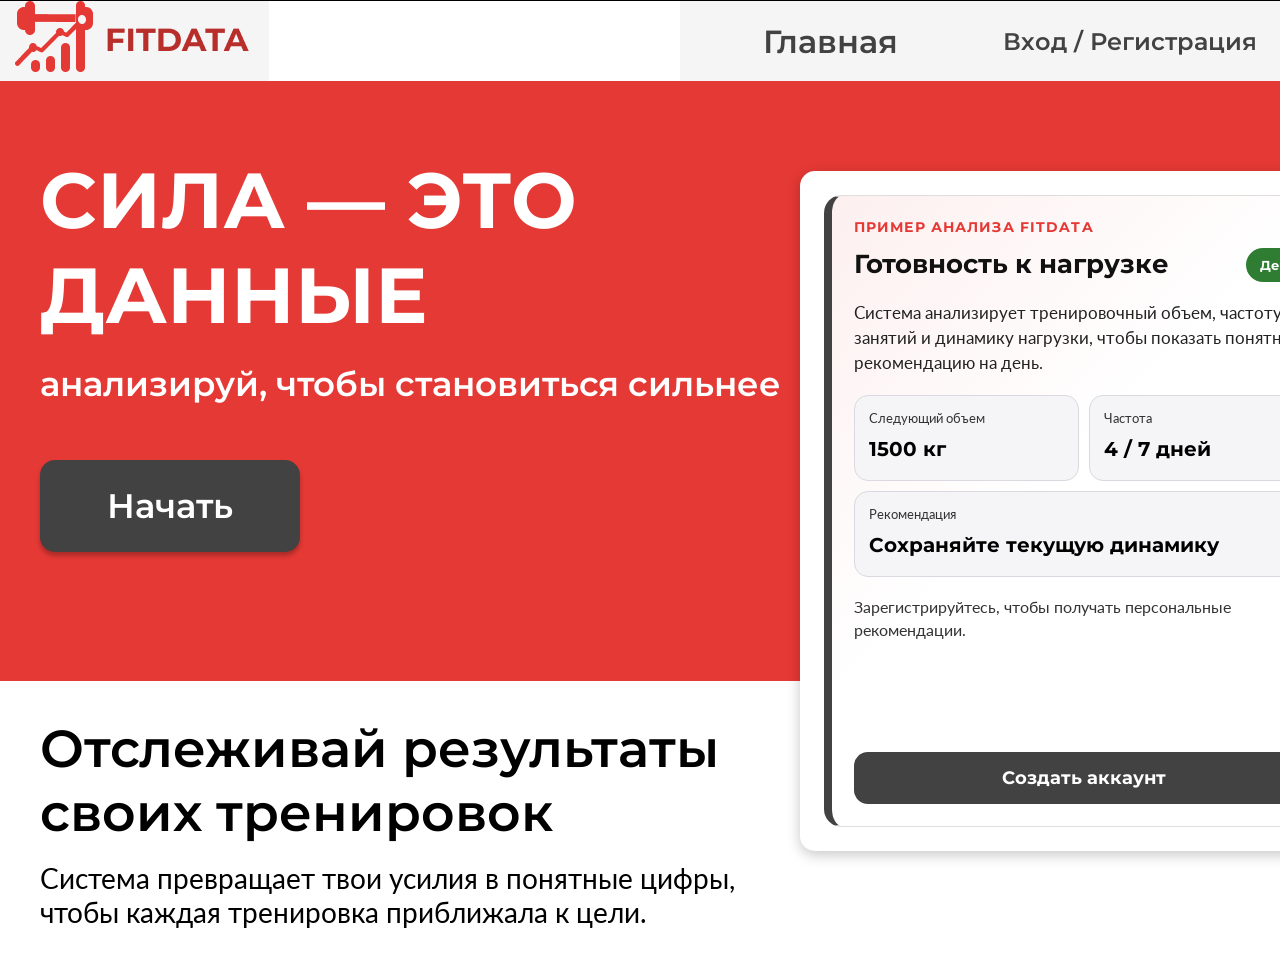
<file: index.html>
<!DOCTYPE html>
<html lang="ru">
<head>
  <meta charset="UTF-8">
  <meta name="viewport" content="width=device-width, initial-scale=1.0">
  <title>FITDATA</title>

  <link rel="preconnect" href="https://fonts.googleapis.com">
  <link rel="preconnect" href="https://fonts.gstatic.com" crossorigin>
  <link href="https://fonts.googleapis.com/css2?family=Lato:wght@400;700&family=Montserrat:wght@500;600;700&display=swap" rel="stylesheet">

  <link rel="stylesheet" href="css/base/reset.css">
  <link rel="stylesheet" href="css/base/variables.css">
  <link rel="stylesheet" href="css/base/typography.css">
  <link rel="stylesheet" href="css/base/global.css">

  <link rel="stylesheet" href="css/components/buttons.css">
  <link rel="stylesheet" href="css/components/forms.css">

  <link rel="stylesheet" href="css/layout/header.css">
  <link rel="stylesheet" href="css/pages/home.css">
</head>
<body>
  <div class="page home-page">
    <header class="header">
      <a href="index.html" class="header__logo" aria-label="FITDATA">
        <img src="assets/logo/logo.png" alt="FITDATA" class="header__logo-image">
      </a>

      <nav class="header__nav" aria-label="Основная навигация">
        <a href="index.html" class="header__link header__link--active">Главная</a>
        <a href="login.html" class="header__link">Вход / Регистрация</a>
      </nav>
    </header>

    <main class="page__content">
      <section class="hero-home">
        <div class="hero-home__left">
          <h1 class="hero-home__title">
            СИЛА — ЭТО<br>
            ДАННЫЕ
          </h1>

          <p class="hero-home__subtitle">
            анализируй, чтобы становиться сильнее
          </p>

          <a href="register.html" class="hero-home__start-button">
            Начать
          </a>
        </div>

        <div class="hero-home__mockup" id="homeInsightCard"></div>
      </section>

      <section class="home-result">
        <div class="home-result__text">
          <h2 class="home-result__title">
            Отслеживай результаты<br>
            своих тренировок
          </h2>

          <p class="home-result__description">
            Система превращает твои усилия в понятные цифры,<br>
            чтобы каждая тренировка приближала к цели.
          </p>
        </div>
      </section>
    </main>
  </div>

  <script src="js/utils/auth-header.js"></script>
  <script src="js/api/workouts-api.js"></script>
  <script src="js/pages/home.js"></script>
</body>
</html>
</file>
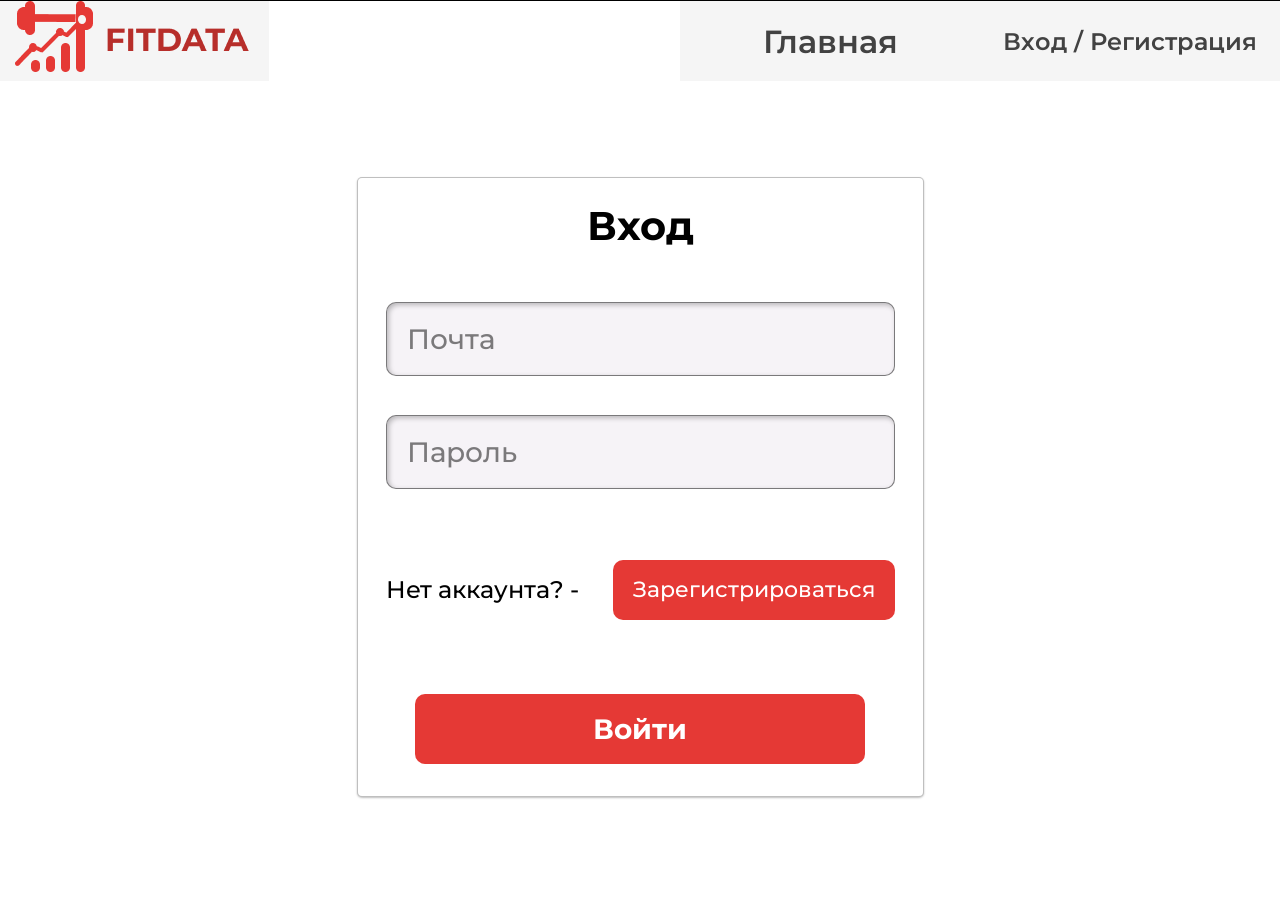
<file: login.html>
<!DOCTYPE html>
<html lang="ru">
<head>
  <meta charset="UTF-8">
  <meta name="viewport" content="width=device-width, initial-scale=1.0">
  <title>FITDATA — Вход</title>

  <link rel="preconnect" href="https://fonts.googleapis.com">
  <link rel="preconnect" href="https://fonts.gstatic.com" crossorigin>
  <link href="https://fonts.googleapis.com/css2?family=Lato:wght@400;700&family=Montserrat:wght@500;600;700&display=swap" rel="stylesheet">

  <link rel="stylesheet" href="css/base/reset.css">
  <link rel="stylesheet" href="css/base/variables.css">
  <link rel="stylesheet" href="css/base/typography.css">
  <link rel="stylesheet" href="css/base/global.css">

  <link rel="stylesheet" href="css/components/buttons.css">
  <link rel="stylesheet" href="css/components/forms.css">

  <link rel="stylesheet" href="css/layout/header.css">
  <link rel="stylesheet" href="css/pages/auth.css">
</head>
<body>
  <div class="page login-page">
    <header class="header">
      <a href="index.html" class="header__logo" aria-label="FITDATA">
        <img src="assets/logo/logo.png" alt="FITDATA" class="header__logo-image">
      </a>

      <nav class="header__nav" aria-label="Основная навигация">
        <a href="index.html" class="header__link">Главная</a>
        <a href="login.html" class="header__link header__link--active">Вход / Регистрация</a>
      </nav>
    </header>

    <main class="page__content">
      <section class="login">
        <div class="login__card">
          <h1 class="login__title">Вход</h1>

          <form class="form login__form" action="#" method="post">
            <div class="form__group">
              <input
                class="form__control login__control"
                type="email"
                name="email"
                placeholder="Почта"
                aria-label="Почта"
              >
            </div>

            <div class="form__group">
              <input
                class="form__control login__control"
                type="password"
                name="password"
                placeholder="Пароль"
                aria-label="Пароль"
              >
            </div>

            <div class="login__footer">
              <p class="login__text">Нет аккаунта? -</p>
              <a href="register.html" class="login__register-link">Зарегистрироваться</a>
            </div>

            <button class="login__submit" type="submit">Войти</button>
          </form>
        </div>
      </section>
    </main>
  </div>
  <script src="js/api/auth-api.js"></script>
  <script src="js/pages/login.js"></script>
</body>
</html>
</file>
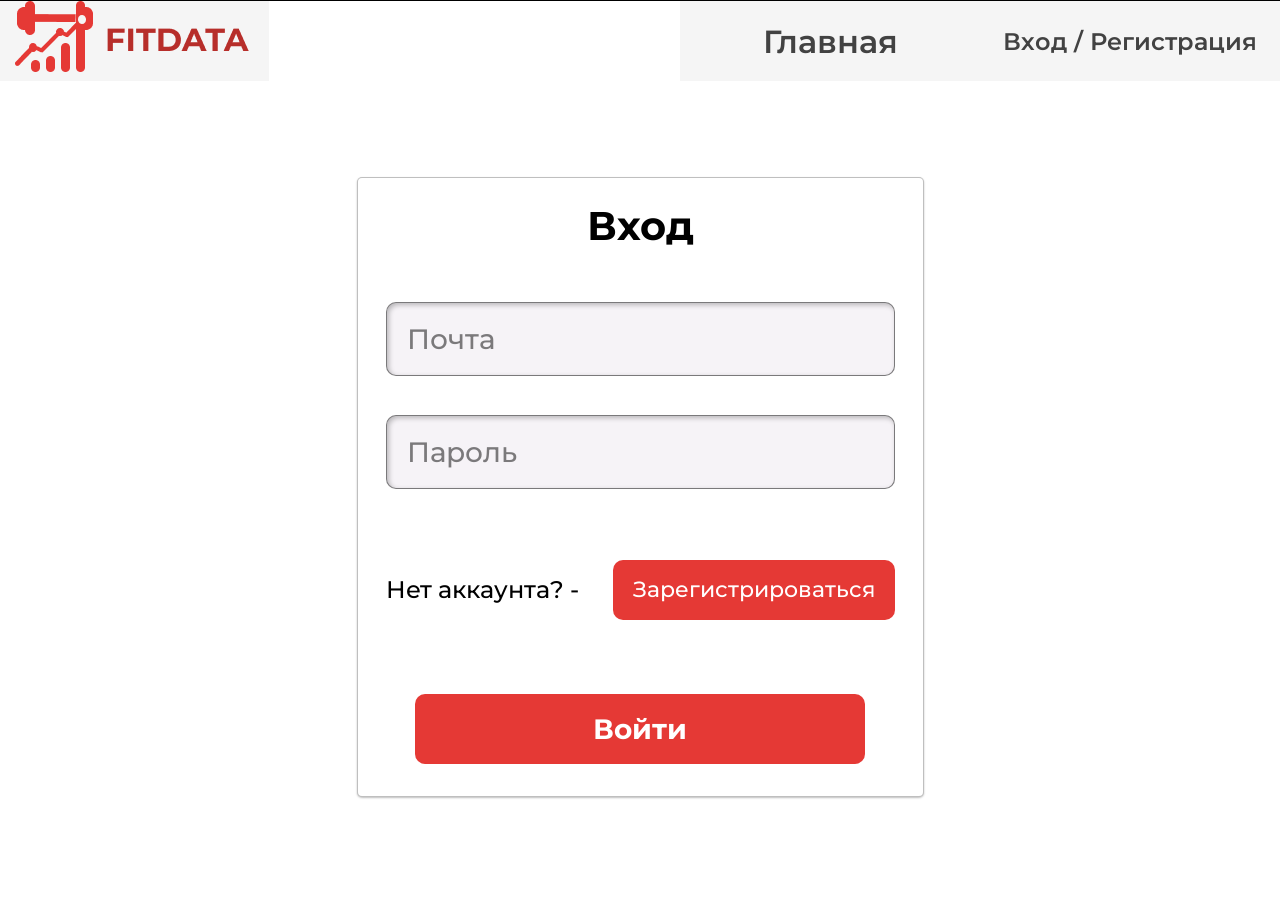
<file: profile.html>
<!DOCTYPE html>
<html lang="ru">
<head>
  <meta charset="UTF-8">
  <meta name="viewport" content="width=device-width, initial-scale=1.0">
  <title>FITDATA — Личный кабинет</title>

  <link rel="preconnect" href="https://fonts.googleapis.com">
  <link rel="preconnect" href="https://fonts.gstatic.com" crossorigin>
  <link href="https://fonts.googleapis.com/css2?family=Lato:wght@400;700&family=Montserrat:wght@500;600;700&display=swap" rel="stylesheet">

  <link rel="stylesheet" href="css/base/reset.css">
  <link rel="stylesheet" href="css/base/variables.css">
  <link rel="stylesheet" href="css/base/typography.css">
  <link rel="stylesheet" href="css/base/global.css">

  <link rel="stylesheet" href="css/components/buttons.css">
  <link rel="stylesheet" href="css/components/forms.css">
  <link rel="stylesheet" href="css/layout/header.css">
  <link rel="stylesheet" href="css/pages/profile.css">
</head>

<body>
  <div class="page profile-page">
    <header class="header">
      <a href="index.html" class="header__logo" aria-label="FITDATA">
        <img src="assets/logo/logo.png" alt="FITDATA" class="header__logo-image">
      </a>

      <nav class="header__nav" aria-label="Основная навигация"></nav>
    </header>

    <main class="profile">
      <div class="profile__container">
        <aside class="profile-summary" aria-label="Краткая информация о профиле">
          <div class="profile-summary__user">
            <div class="profile-summary__avatar" id="profileAvatar">FD</div>

            <div>
              <h1 class="profile-summary__name" id="summaryName">Пользователь FITDATA</h1>
              <p class="profile-summary__email" id="summaryEmail">—</p>
            </div>
          </div>

          <div class="profile-summary__divider"></div>

          <div class="profile-summary__item">
            <span class="profile-summary__icon">👤</span>
            <div>
              <span class="profile-summary__label">Уровень подготовки</span>
              <strong class="profile-summary__value" id="summaryLevel">—</strong>
            </div>
          </div>

          <div class="profile-summary__item">
            <span class="profile-summary__icon">🎯</span>
            <div>
              <span class="profile-summary__label">Цель тренировок</span>
              <strong class="profile-summary__value" id="summaryGoal">—</strong>
            </div>
          </div>

          <div class="profile-summary__item">
            <span class="profile-summary__icon">↗</span>
            <div>
              <span class="profile-summary__label">Возраст</span>
              <strong class="profile-summary__value" id="summaryAge">—</strong>
            </div>
          </div>

          <div class="profile-summary__divider"></div>

          <div class="profile-summary__progress-head">
            <span>Профиль заполнен на</span>
            <strong id="profileProgressText">0%</strong>
          </div>

          <div class="profile-summary__progress">
            <div class="profile-summary__progress-fill" id="profileProgressFill"></div>
          </div>

          <div class="profile-summary__hint">
            Заполните профиль полностью, чтобы получать более точные персональные рекомендации.
          </div>
          <button class="profile-summary__logout" type="button" id="logoutButton">
          Выйти из аккаунта
          </button>
        </aside>

        <section class="profile-content">
          <form class="profile-form" id="profileForm">
            <section class="profile-card">
              <div class="profile-card__header">
                <span class="profile-card__icon">👤</span>
                <h2 class="profile-card__title">Основные данные</h2>
              </div>

              <div class="profile-card__grid profile-card__grid--three">
                <div class="profile-field">
                  <label class="profile-field__label" for="fullName">Имя пользователя</label>
                  <input
                    class="profile-field__input"
                    type="text"
                    id="fullName"
                    name="full_name"
                    placeholder="Введите имя"
                    autocomplete="name"
                  >
                </div>

                <div class="profile-field">
                  <label class="profile-field__label" for="email">Электронная почта</label>
                  <input
                    class="profile-field__input"
                    type="email"
                    id="email"
                    name="email"
                    placeholder="user@example.com"
                    autocomplete="email"
                  >
                </div>

                <div class="profile-field">
                  <label class="profile-field__label" for="age">Возраст</label>
                  <input
                    class="profile-field__input"
                    type="number"
                    id="age"
                    name="age"
                    placeholder="18"
                    min="14"
                    max="100"
                    step="1"
                  >
                </div>
              </div>
            </section>

            <section class="profile-card">
              <div class="profile-card__header">
                <span class="profile-card__icon">🏋️</span>
                <h2 class="profile-card__title">Тренировочный профиль</h2>
              </div>

              <div class="profile-group">
                <span class="profile-group__label">Уровень подготовки</span>

                <div class="profile-segment" role="group" aria-label="Уровень подготовки">
                  <button class="profile-segment__button" type="button" data-level="beginner">
                    Новичок
                  </button>
                  <button class="profile-segment__button" type="button" data-level="amateur">
                    Любитель
                  </button>
                  <button class="profile-segment__button" type="button" data-level="advanced">
                    Продвинутый
                  </button>
                </div>
              </div>

              <div class="profile-group">
                <span class="profile-group__label">Цель тренировок</span>

                <div class="profile-segment profile-segment--wide" role="group" aria-label="Цель тренировок">
                  <button class="profile-segment__button" type="button" data-goal="muscle_gain">
                    Набор мышечной массы
                  </button>
                  <button class="profile-segment__button" type="button" data-goal="strength">
                    Развитие силы
                  </button>
                  <button class="profile-segment__button" type="button" data-goal="maintenance">
                    Поддержание формы
                  </button>
                  <button class="profile-segment__button" type="button" data-goal="general_fitness">
                    Общий фитнес
                  </button>
                </div>
              </div>
            </section>

            <section class="profile-card">
              <div class="profile-card__header">
                <span class="profile-card__icon">🛡</span>
                <h2 class="profile-card__title">Ограничения тренировочной нагрузки</h2>
              </div>

              <div class="profile-limitations" aria-label="Ограничения тренировочной нагрузки">
                <label class="profile-checkbox">
                  <input type="checkbox" name="limitations" value="back">
                  <span>Спина</span>
                </label>

                <label class="profile-checkbox">
                  <input type="checkbox" name="limitations" value="knees">
                  <span>Колени</span>
                </label>

                <label class="profile-checkbox profile-checkbox--wide">
                  <input type="checkbox" name="limitations" value="cardio">
                  <span>Сердечно-сосудистые ограничения</span>
                </label>

                <label class="profile-checkbox">
                  <input type="checkbox" name="limitations" value="blood_pressure">
                  <span>Давление</span>
                </label>

                <label class="profile-checkbox">
                  <input type="checkbox" name="limitations" value="injuries">
                  <span>Травмы</span>
                </label>

                <label class="profile-checkbox">
                  <input type="checkbox" name="limitations" value="other">
                  <span>Другое</span>
                </label>
              </div

              <p class="profile-note">
                Эти данные не являются медицинским диагнозом и используются только для более осторожной персонализации рекомендаций.
              </p>
            </section>

            <section class="profile-card">
              <div class="profile-card__header">
                <span class="profile-card__icon profile-card__icon--warning">⚠</span>
                <h2 class="profile-card__title">Ответственность и предупреждение</h2>
              </div>

              <label class="profile-disclaimer">
                <input type="checkbox" id="disclaimerAccepted" name="disclaimer_accepted">
                <span>
                  Рекомендации FITDATA носят информационно-аналитический характер, не являются медицинским назначением
                  и не заменяют консультацию специалиста. Пользователь самостоятельно принимает решение о применении
                  рекомендаций в тренировочном процессе.
                </span>
              </label>

              <div class="profile-warning">
                Если предупреждение не принято, профиль всё равно можно сохранить, однако в ML-блоке будет отображаться дополнительное уведомление.
              </div>
            </section>

            <div class="profile-actions">
              <div class="profile-status" id="profileStatus" aria-live="polite"></div>
              <div class="profile-actions__buttons">
                <button class="profile-button profile-button--secondary" type="button" id="editProfileButton">
                  Изменить
                </button>
                <button class="profile-button profile-button--secondary profile-button--hidden" type="button" id="resetProfileButton">
                  Отменить
                </button>
                <button class="profile-button profile-button--primary profile-button--hidden" type="submit" id="saveProfileButton">
                  Сохранить профиль
                </button>
              </div>

            </div>
          </form>
        </section>
      </div>
    </main>
  </div>

  <script src="js/utils/auth-header.js"></script>
  <script src="js/api/profile-api.js"></script>
  <script src="js/pages/profile.js"></script>
</body>
</html>
</file>
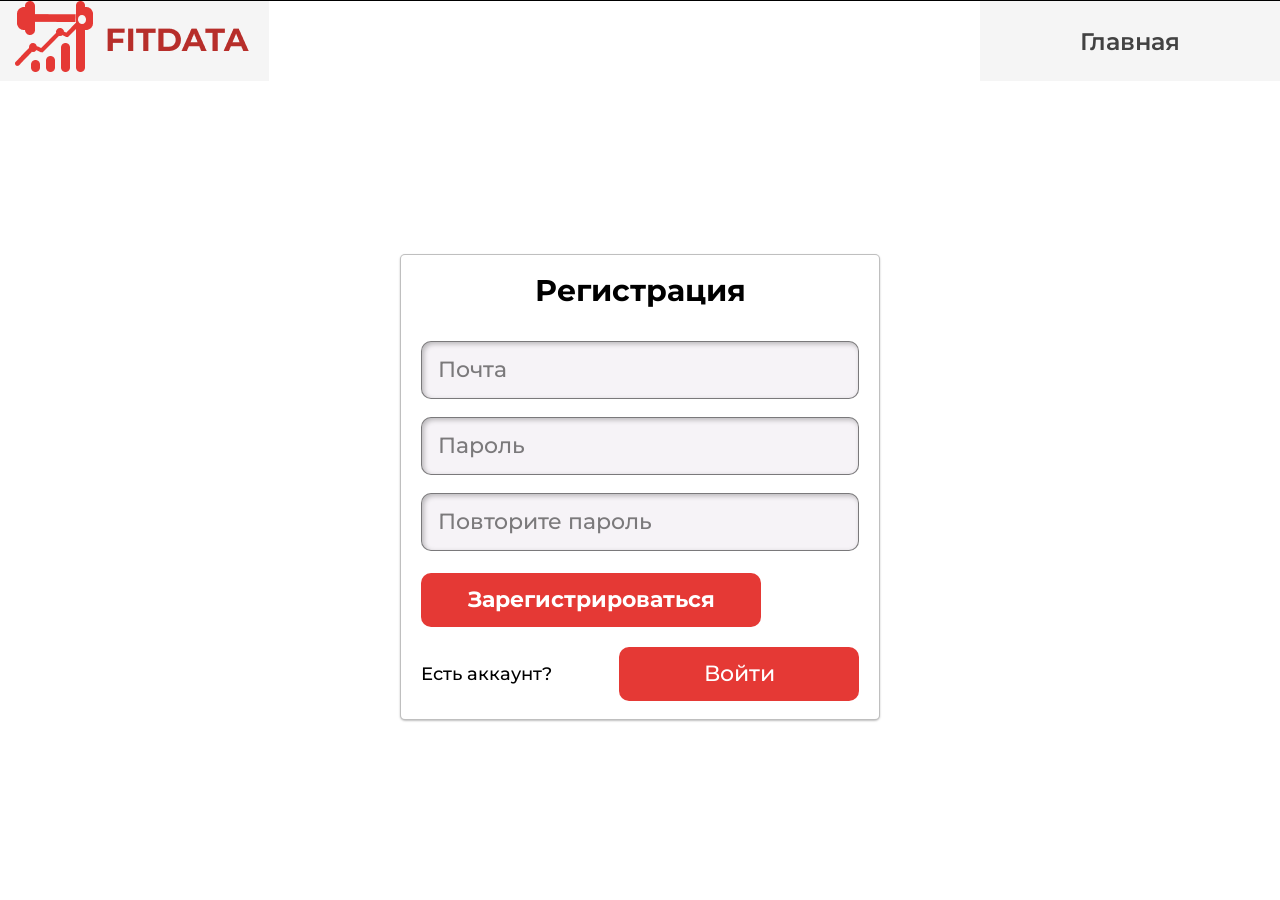
<file: register.html>
<!DOCTYPE html>
<html lang="ru">
<head>
  <meta charset="UTF-8">
  <meta name="viewport" content="width=device-width, initial-scale=1.0">
  <title>FITDATA — Регистрация</title>

  <link rel="preconnect" href="https://fonts.googleapis.com">
  <link rel="preconnect" href="https://fonts.gstatic.com" crossorigin>
  <link href="https://fonts.googleapis.com/css2?family=Lato:wght@400;700&family=Montserrat:wght@500;600;700&display=swap" rel="stylesheet">

  <link rel="stylesheet" href="css/base/reset.css">
  <link rel="stylesheet" href="css/base/variables.css">
  <link rel="stylesheet" href="css/base/typography.css">
  <link rel="stylesheet" href="css/base/global.css">

  <link rel="stylesheet" href="css/components/buttons.css">
  <link rel="stylesheet" href="css/components/forms.css">

  <link rel="stylesheet" href="css/layout/header.css">
  <link rel="stylesheet" href="css/pages/register.css">
</head>
<body>
  <div class="page register-page">
    <header class="header">
      <a href="index.html" class="header__logo" aria-label="FITDATA">
        <img src="assets/logo/logo.png" alt="FITDATA" class="header__logo-image">
      </a>

      <nav class="header__nav" aria-label="Основная навигация">
        <a href="index.html" class="header__link header__link--active">Главная</a>
      </nav>
    </header>

    <main class="page__content">
      <section class="register">
        <div class="register__card">
          <h1 class="register__title">Регистрация</h1>

          <form class="register__form" action="#" method="post">
            <input
              class="register__input"
              type="email"
              name="email"
              placeholder="Почта"
              aria-label="Почта"
              required
            >

            <input
              class="register__input"
              type="password"
              name="password"
              placeholder="Пароль"
              aria-label="Пароль"
              required
            >

            <input
              class="register__input"
              type="password"
              name="password_repeat"
              placeholder="Повторите пароль"
              aria-label="Повторите пароль"
              required
            >

            <button type="submit" class="register__submit">
              Зарегистрироваться
            </button>

            <div class="register__footer">
              <p class="register__text">Есть аккаунт?</p>
              <a href="login.html" class="register__login-link">Войти</a>
            </div>
          </form>
        </div>
      </section>
    </main>
  </div>
  <script src="js/api/auth-api.js"></script>
  <script src="js/pages/register.js"></script>
</body>
</html>
</file>
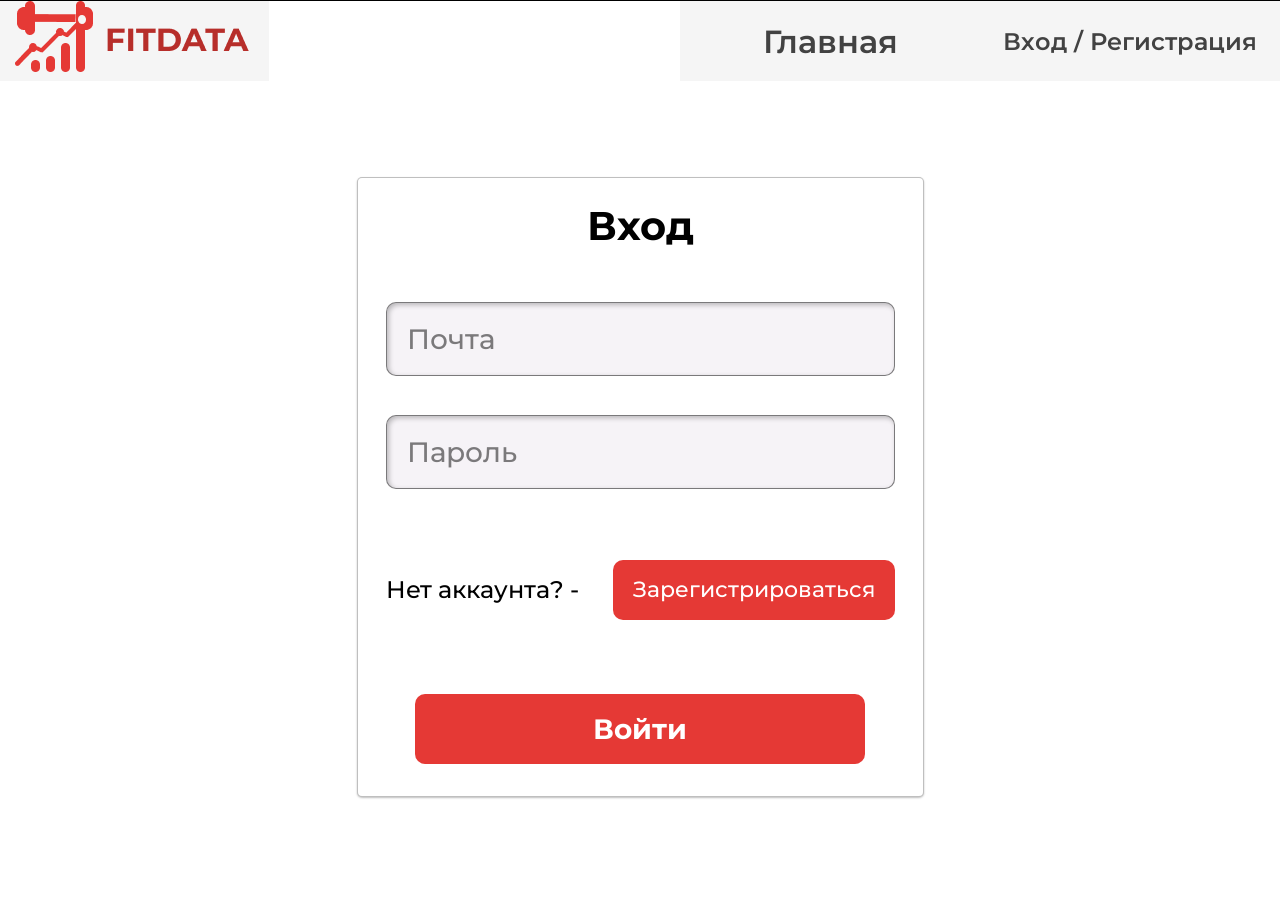
<file: workouts.html>
<!DOCTYPE html>
<html lang="ru">
<head>
  <meta charset="UTF-8">
  <meta name="viewport" content="width=device-width, initial-scale=1.0">
  <title>FITDATA — Тренировки</title>

  <link rel="preconnect" href="https://fonts.googleapis.com">
  <link rel="preconnect" href="https://fonts.gstatic.com" crossorigin>
  <link href="https://fonts.googleapis.com/css2?family=Lato:wght@400;700&family=Montserrat:wght@500;600;700&display=swap" rel="stylesheet">

  <link rel="stylesheet" href="css/base/reset.css">
  <link rel="stylesheet" href="css/base/variables.css">
  <link rel="stylesheet" href="css/base/typography.css">
  <link rel="stylesheet" href="css/base/global.css">

  <link rel="stylesheet" href="css/components/buttons.css">
  <link rel="stylesheet" href="css/layout/header.css">
  <link rel="stylesheet" href="css/pages/workouts.css">
</head>
<body>
  <div class="page workouts-page">
    <header class="header">
      <a href="index.html" class="header__logo" aria-label="FITDATA">
        <img src="assets/logo/logo.png" alt="FITDATA" class="header__logo-image">
      </a>

      <nav class="header__nav" aria-label="Основная навигация"></nav>
    </header>

    <main class="page__content workouts">
      <div class="workouts__container">
        <section class="workouts-calendar" aria-label="Календарь недели">
          <button
            class="workouts-calendar__arrow"
            type="button"
            aria-label="Предыдущая неделя"
          >
            &#60;
          </button>

          <div class="workouts-calendar__days"></div>

          <button
            class="workouts-calendar__arrow"
            type="button"
            aria-label="Следующая неделя"
          >
            &#62;
          </button>
        </section>

        <div class="workouts__actions">
          <button
            class="workouts__add-button"
            type="button"
            id="openWorkoutModal"
          >
            Добавить упражнение
          </button>
        </div>
        <section
        class="ml-recommendation"
        id="mlRecommendation"
        aria-label="Интеллектуальная рекомендация FITDATA"
        ></section>
        <section
          class="workouts-grid"
          id="workoutsGrid"
          aria-label="Список упражнений"
        >
          <article class="workout-card workout-card--empty"></article>
          <article class="workout-card workout-card--empty"></article>
          <article class="workout-card workout-card--empty"></article>
          <article class="workout-card workout-card--empty"></article>
          <article class="workout-card workout-card--empty"></article>
          <article class="workout-card workout-card--empty"></article>
        </section>
      </div>
    </main>

    <div class="workout-modal" id="workoutModal" aria-hidden="true">
      <div class="workout-modal__backdrop" id="closeWorkoutModal"></div>

      <div
        class="workout-modal__dialog"
        role="dialog"
        aria-modal="true"
        aria-labelledby="workoutModalTitle"
      >
        <h2 class="workout-modal__title" id="workoutModalTitle">
          Добавить упражнение
        </h2>

        <form class="workout-form" id="workoutForm">
          <div class="workout-form__field">
            <select
            class="workout-form__input"
            id="exerciseSelect"
            name="exerciseSelect"
            required
            >
  <option value="">Выберите упражнение</option>
</select>
          </div>

          <div class="workout-form__field">
            <input
              class="workout-form__input"
              type="number"
              id="exerciseWeight"
              name="exerciseWeight"
              placeholder="Вес"
              min="0"
              step="0.5"
              required
              autocomplete="off"
            >
          </div>

          <div class="workout-form__field">
            <input
              class="workout-form__input"
              type="number"
              id="exerciseReps"
              name="exerciseReps"
              placeholder="Повторы"
              min="1"
              step="1"
              required
              autocomplete="off"
            >
          </div>

          <div class="workout-form__actions">
            <button
              class="workout-form__cancel"
              type="button"
              id="cancelWorkoutModal"
            >
              Отмена
            </button>

            <button
              class="workout-form__submit"
              type="submit"
              id="workoutSubmitButton"
            >
              Добавить
            </button>
          </div>
        </form>
      </div>
    </div>
  </div>
  <script src="js/api/workouts-api.js"></script>
  <script src="js/utils/auth-header.js"></script>
  <script src="js/workouts/workouts-state.js"></script>
  <script src="js/workouts/workouts-render.js"></script>
  <script src="js/workouts/workouts-modals.js"></script>
  <script src="js/pages/workouts.js"></script>
</body>
</html>
</file>
<file: css/base/variables.css>
/* ====================================
   VARIABLES
   Project: FITDATA
   ==================================== */

:root {
  /* === Colors === */
  --color-primary: #e53935;
  --color-primary-hover: #d32f2f;
  --color-primary-active: #c62828;

  --color-white: #ffffff;
  --color-black: #000000;
  --color-dark: #424242;

  --color-bg: #f5f5f5;
  --color-surface: #ffffff;
  --color-surface-muted: #f8f8f8;

  --color-text: #000000;
  --color-text-secondary: #424242;
  --color-text-muted: #757575;

  --color-border: #e0e0e0;
  --color-border-light: #eeeeee;

  --color-success: #2e7d32;
  --color-warning: #f9a825;
  --color-danger: #e53935;

  /* === Typography === */
  --font-heading: "Montserrat", Arial, sans-serif;
  --font-body: "Lato", Arial, sans-serif;

  --font-size-logo: 48px;
  --line-height-logo: 59px;

  --font-size-h1: 32px;
  --line-height-h1: 39px;

  --font-size-h2: 28px;
  --line-height-h2: 34px;

  --font-size-h3: 22px;
  --line-height-h3: 28px;

  --font-size-body-lg: 20px;
  --line-height-body-lg: 24px;

  --font-size-body: 16px;
  --line-height-body: 24px;

  --font-size-meta: 15px;
  --line-height-meta: 18px;

  --font-size-small: 14px;
  --line-height-small: 20px;

  /* === Font weights === */
  --font-weight-regular: 400;
  --font-weight-medium: 500;
  --font-weight-semi-bold: 600;
  --font-weight-bold: 700;

  /* === Layout === */
  --container-width: 1200px;
  --container-padding: 20px;

  --section-padding-y: 80px;
  --section-padding-y-sm: 48px;

  /* === Radius === */
  --radius-sm: 5px;
  --radius-md: 8px;
  --radius-lg: 12px;
  --radius-xl: 16px;
  --radius-pill: 999px;

  /* === Shadows === */
  --shadow-sm: 0 2px 8px rgba(0, 0, 0, 0.06);
  --shadow-md: 0 4px 16px rgba(0, 0, 0, 0.08);
  --shadow-lg: 0 8px 24px rgba(0, 0, 0, 0.12);

  /* === Transitions === */
  --transition-fast: 0.2s ease-in-out;
  --transition-base: 0.3s ease-in-out;

  /* === Z-index === */
  --z-header: 100;
  --z-dropdown: 200;
  --z-modal: 1000;
}
</file>
<file: css/base/typography.css>
/* ====================================
   TYPOGRAPHY
   Project: FITDATA
   ==================================== */

body {
  font-family: var(--font-body);
  font-size: var(--font-size-body);
  line-height: var(--line-height-body);
  font-weight: var(--font-weight-regular);
  color: var(--color-text);
}

.logo-text {
  font-family: var(--font-heading);
  font-size: var(--font-size-logo);
  line-height: var(--line-height-logo);
  font-weight: var(--font-weight-bold);
  color: var(--color-primary);
}

h1,
.h1 {
  font-family: var(--font-heading);
  font-size: var(--font-size-h1);
  line-height: var(--line-height-h1);
  font-weight: var(--font-weight-semi-bold);
  color: var(--color-text);
}

h2,
.h2 {
  font-family: var(--font-heading);
  font-size: var(--font-size-h2);
  line-height: var(--line-height-h2);
  font-weight: var(--font-weight-semi-bold);
  color: var(--color-text);
}

h3,
.h3 {
  font-family: var(--font-heading);
  font-size: var(--font-size-h3);
  line-height: var(--line-height-h3);
  font-weight: var(--font-weight-semi-bold);
  color: var(--color-text);
}

p,
.body-text {
  font-family: var(--font-body);
  font-size: var(--font-size-body);
  line-height: var(--line-height-body);
  font-weight: var(--font-weight-regular);
  color: var(--color-text);
}

.body-text-lg {
  font-family: var(--font-body);
  font-size: var(--font-size-body-lg);
  line-height: var(--line-height-body-lg);
  font-weight: var(--font-weight-regular);
  color: var(--color-text);
}

.text-meta {
  font-family: var(--font-body);
  font-size: var(--font-size-meta);
  line-height: var(--line-height-meta);
  font-weight: var(--font-weight-regular);
  color: var(--color-text-secondary);
}

.text-small {
  font-family: var(--font-body);
  font-size: var(--font-size-small);
  line-height: var(--line-height-small);
  font-weight: var(--font-weight-regular);
  color: var(--color-text-secondary);
}

.text-muted {
  color: var(--color-text-muted);
}

.text-accent {
  color: var(--color-primary);
}

.nav-link,
.button-text,
.label-text {
  font-family: var(--font-heading);
  font-size: 14px;
  line-height: 18px;
  font-weight: var(--font-weight-medium);
  color: var(--color-text);
}
</file>
<file: css/base/global.css>
body {
  background-color: var(--color-white);
}

main {
  display: block;
}

.container {
  width: 100%;
  max-width: calc(var(--container-width) + (var(--container-padding) * 2));
  margin: 0 auto;
  padding-left: var(--container-padding);
  padding-right: var(--container-padding);
}

.section {
  padding-top: var(--section-padding-y);
  padding-bottom: var(--section-padding-y);
}

.section-sm {
  padding-top: var(--section-padding-y-sm);
  padding-bottom: var(--section-padding-y-sm);
}

.page {
  min-height: 100vh;
  display: flex;
  flex-direction: column;
}

.page__content {
  flex: 1 1 auto;
}

.surface {
  background-color: var(--color-surface);
  border-radius: var(--radius-lg);
  box-shadow: var(--shadow-sm);
}

.surface--muted {
  background-color: var(--color-surface-muted);
  border-radius: var(--radius-lg);
}

.block-dark {
  background-color: var(--color-dark);
  color: var(--color-white);
  border-radius: var(--radius-lg);
}

.grid {
  display: grid;
  gap: 24px;
}

.grid-2 {
  display: grid;
  grid-template-columns: repeat(2, minmax(0, 1fr));
  gap: 24px;
}

.grid-3 {
  display: grid;
  grid-template-columns: repeat(3, minmax(0, 1fr));
  gap: 24px;
}

.flex {
  display: flex;
}

.flex-column {
  display: flex;
  flex-direction: column;
}

.flex-center {
  display: flex;
  align-items: center;
  justify-content: center;
}

.flex-between {
  display: flex;
  align-items: center;
  justify-content: space-between;
}

.gap-8 {
  gap: 8px;
}

.gap-12 {
  gap: 12px;
}

.gap-16 {
  gap: 16px;
}

.gap-20 {
  gap: 20px;
}

.gap-24 {
  gap: 24px;
}

.text-center {
  text-align: center;
}

.w-full {
  width: 100%;
}

.hidden {
  display: none !important;
}

.visually-hidden {
  position: absolute !important;
  width: 1px;
  height: 1px;
  margin: -1px;
  padding: 0;
  overflow: hidden;
  white-space: nowrap;
  border: 0;
  clip: rect(0 0 0 0);
  clip-path: inset(50%);
}

img {
  height: auto;
}

/* Base interactive transition */
a,
button,
input,
textarea,
select {
  transition:
    color var(--transition-fast),
    background-color var(--transition-fast),
    border-color var(--transition-fast),
    box-shadow var(--transition-fast),
    opacity var(--transition-fast);
}

/* Basic focus state */
a:focus-visible,
button:focus-visible,
input:focus-visible,
textarea:focus-visible,
select:focus-visible {
  outline: 2px solid var(--color-primary);
  outline-offset: 2px;
}

/* Page spacing helpers */
.mt-16 {
  margin-top: 16px;
}

.mt-24 {
  margin-top: 24px;
}

.mt-32 {
  margin-top: 32px;
}

.mb-16 {
  margin-bottom: 16px;
}

.mb-24 {
  margin-bottom: 24px;
}

.mb-32 {
  margin-bottom: 32px;
}

/* Responsive base */
@media (max-width: 1024px) {
  .section {
    padding-top: 64px;
    padding-bottom: 64px;
  }

  .grid-3 {
    grid-template-columns: repeat(2, minmax(0, 1fr));
  }
}

@media (max-width: 768px) {
  .container {
    padding-left: 16px;
    padding-right: 16px;
  }

  .section,
  .section-sm {
    padding-top: 48px;
    padding-bottom: 48px;
  }

  .grid-2,
  .grid-3 {
    grid-template-columns: 1fr;
  }
}
</file>
<file: css/components/buttons.css>
/* ====================================
   BUTTONS
   Project: FITDATA
   ==================================== */

.button {
  display: inline-flex;
  align-items: center;
  justify-content: center;

  font-family: var(--font-heading);
  font-weight: var(--font-weight-medium);
  font-size: 14px;
  line-height: 1;
  text-decoration: none;

  border: none;
  border-radius: var(--radius-md);
  padding: 12px 20px;

  cursor: pointer;
  user-select: none;

  transition:
    background-color var(--transition-fast),
    color var(--transition-fast),
    border-color var(--transition-fast),
    box-shadow var(--transition-fast),
    transform var(--transition-fast);
}

/* === PRIMARY (красная) === */

.button--primary {
  background-color: var(--color-primary);
  color: var(--color-white);
}

.button--primary:hover {
  background-color: var(--color-primary-hover);
}

.button--primary:active {
  background-color: var(--color-primary-active);
  transform: translateY(1px);
}

/* === SECONDARY (outlined) === */

.button--secondary {
  background-color: transparent;
  color: var(--color-primary);
  border: 1px solid var(--color-primary);
}

.button--secondary:hover {
  background-color: var(--color-primary);
  color: var(--color-white);
}

/* === GHOST (текстовая) === */

.button--ghost {
  background-color: transparent;
  color: var(--color-primary);
  padding: 8px 12px;
}

.button--ghost:hover {
  background-color: rgba(229, 57, 53, 0.08);
}

/* === DARK === */

.button--dark {
  background-color: var(--color-dark);
  color: var(--color-white);
}

.button--dark:hover {
  opacity: 0.9;
}

/* === SIZES === */

.button--sm {
  padding: 8px 14px;
  font-size: 13px;
}

.button--lg {
  padding: 16px 28px;
  font-size: 16px;
}

/* === FULL WIDTH === */

.button--block {
  width: 100%;
}

/* === ICON BUTTON === */

.button--icon {
  padding: 10px;
  border-radius: var(--radius-pill);
}

/* === DISABLED === */

.button:disabled,
.button--disabled {
  opacity: 0.5;
  cursor: not-allowed;
  pointer-events: none;
}

/* === FOCUS === */

.button:focus-visible {
  outline: 2px solid var(--color-primary);
  outline-offset: 2px;
}
</file>
<file: css/components/forms.css>
/* ====================================
   FORMS
   Project: FITDATA
   ==================================== */

.form {
  display: flex;
  flex-direction: column;
  gap: 16px;
}

.form__group {
  display: flex;
  flex-direction: column;
  gap: 8px;
}

.form__label {
  font-family: var(--font-heading);
  font-size: 14px;
  line-height: 18px;
  font-weight: var(--font-weight-medium);
  color: var(--color-text);
}

.form__control {
  width: 100%;
  min-height: 44px;
  padding: 12px 14px;

  background-color: var(--color-white);
  border: 1px solid var(--color-border);
  border-radius: var(--radius-md);

  font-family: var(--font-body);
  font-size: var(--font-size-body);
  line-height: var(--line-height-body);
  color: var(--color-text);

  transition:
    border-color var(--transition-fast),
    box-shadow var(--transition-fast),
    background-color var(--transition-fast);
}

.form__control::placeholder {
  color: var(--color-text-muted);
}

.form__control:hover {
  border-color: var(--color-primary);
}

.form__control:focus {
  border-color: var(--color-primary);
  box-shadow: 0 0 0 3px rgba(229, 57, 53, 0.12);
}

.form__control:disabled {
  background-color: var(--color-bg);
  cursor: not-allowed;
  opacity: 0.7;
}

textarea.form__control {
  min-height: 100px;
}

select.form__control {
  appearance: none;
  cursor: pointer;
}

/* Auth layout */

.auth {
  min-height: 100vh;
  display: flex;
  align-items: center;
  justify-content: center;
  padding: 40px 16px;
  background-color: var(--color-bg);
}

.auth__card {
  width: 100%;
  max-width: 360px;
  padding: 32px 24px;
  background-color: var(--color-surface);
  border-radius: var(--radius-lg);
  box-shadow: var(--shadow-md);
}

.auth__title {
  margin-bottom: 24px;
  text-align: center;
}

.auth__actions {
  margin-top: 8px;
}

.auth__footer {
  margin-top: 16px;
  text-align: center;
}

.auth__link {
  color: var(--color-primary);
  transition: color var(--transition-fast);
}

.auth__link:hover {
  color: var(--color-primary-hover);
}

/* Inline form layouts */

.form--inline {
  flex-direction: row;
  align-items: end;
  flex-wrap: wrap;
}

.form--inline .form__group {
  flex: 1 1 220px;
}

/* Validation */

.form__message {
  font-size: var(--font-size-small);
  line-height: var(--line-height-small);
  color: var(--color-text-muted);
}

.form__message--error {
  color: var(--color-danger);
}

.form__message--success {
  color: var(--color-success);
}

.form__control--error {
  border-color: var(--color-danger);
}

.form__control--error:focus {
  box-shadow: 0 0 0 3px rgba(229, 57, 53, 0.12);
}

/* Checkbox / radio wrappers */

.form__check {
  display: flex;
  align-items: center;
  gap: 8px;
}

.form__check input {
  width: 16px;
  height: 16px;
  accent-color: var(--color-primary);
}

/* Responsive */

@media (max-width: 480px) {
  .auth__card {
    padding: 24px 18px;
  }
}
</file>
<file: css/layout/header.css>
/* ====================================
   HEADER
   Project: FITDATA
   Layout styles only
   ==================================== */

.header {
  width: 100%;
  height: 81px;
  display: flex;
  align-items: stretch;
  justify-content: space-between;
  background: #ffffff;
  border-top: 1px solid #000000;
}

.header__logo {
  width: 269px;
  height: 80px;
  display: flex;
  align-items: center;
  justify-content: flex-start;
  overflow: hidden;
  text-decoration: none;
  background: #f5f5f5;
  flex-shrink: 0;
}

.header__logo-image {
  display: block;
  width: 269px;
  height: 80px;
  object-fit: contain;
}

.header__nav {
  margin-left: auto;
  display: flex;
  align-items: stretch;
  height: 80px;
  flex-shrink: 0;
}

.header__link {
  display: flex;
  align-items: center;
  justify-content: center;
  background: #f5f5f5;
  color: #424242;
  text-align: center;
  text-decoration: none;
  font-family: var(--font-heading);
  font-style: normal;
  font-weight: 600;
  flex-shrink: 0;
}

.header__link:first-child {
  width: 300px;
  font-size: 32px;
  line-height: 39px;
}

.header__link:last-child {
  width: 300px;
  font-size: 24px;
  line-height: 29px;
}

.header__link--active {
  color: #424242;
}

@media (max-width: 1200px) {
  .header__link:first-child,
  .header__link:last-child {
    width: 220px;
  }

  .header__link:first-child {
    font-size: 24px;
    line-height: 29px;
  }

  .header__link:last-child {
    font-size: 20px;
    line-height: 24px;
  }
}

@media (max-width: 768px) {
  .header {
    flex-direction: column;
    height: auto;
  }

  .header__logo {
    width: 100%;
    justify-content: center;
  }

  .header__nav {
    width: 100%;
    flex-direction: column;
    height: auto;
  }

  .header__link,
  .header__link:first-child,
  .header__link:last-child {
    width: 100%;
    height: 64px;
    font-size: 20px;
    line-height: 24px;
  }
}
.header-user {
  position: relative;
}

.header-user__button {
  border: none;
  background: transparent;
  color: inherit;
  font: inherit;
  cursor: pointer;
}

.header-user__dropdown {
  position: absolute;
  top: calc(100% + 10px);
  right: 0;
  display: none;
  min-width: 120px;
  padding: 8px;
  background: #ffffff;
  border-radius: 10px;
  box-shadow: 0 8px 24px rgba(0, 0, 0, 0.12);
  z-index: 20;
}

.header-user__dropdown--open {
  display: block;
}

.header-user__logout {
  width: 100%;
  border: none;
  background: transparent;
  padding: 8px 10px;
  text-align: left;
  cursor: pointer;
  font: inherit;
}

.header-user__logout:hover {
  background: #f5f5f5;
}

.header-user {
  position: relative;
  width: 300px;
  height: 80px;
  display: flex;
  align-items: stretch;
  justify-content: center;
  background: #f5f5f5;
  flex-shrink: 0;
}

.header-user__button {
  width: 100%;
  height: 100%;
  border: none;
  background: transparent;
  color: #424242;
  font-family: var(--font-heading);
  font-size: 20px;
  font-weight: 600;
  line-height: 24px;
  cursor: pointer;
  white-space: nowrap;
}

.header-user__dropdown {
  position: absolute;
  top: 80px;
  right: 0;
  display: none;
  width: 160px;
  padding: 8px;
  background: #ffffff;
  border-radius: 0 0 10px 10px;
  box-shadow: 0 8px 24px rgba(0, 0, 0, 0.12);
  z-index: 100;
}

.header-user__dropdown--open {
  display: block;
}

.header-user__logout {
  width: 100%;
  border: none;
  background: transparent;
  padding: 10px;
  color: #424242;
  text-align: left;
  cursor: pointer;
  font-family: var(--font-heading);
  font-size: 16px;
}

.header-user__logout:hover {
  background: #f5f5f5;
}

@media (max-width: 1200px) {
  .header-user {
    width: 220px;
  }

  .header-user__button {
    font-size: 18px;
  }
}

@media (max-width: 768px) {
  .header-user {
    width: 100%;
    height: 64px;
  }

  .header-user__dropdown {
    top: 64px;
    right: 0;
    width: 100%;
  }
}

.header-user__profile-link {
  display: block;
  width: 100%;
  padding: 10px;
  color: #424242;
  text-decoration: none;
  text-align: left;
  font-family: var(--font-heading);
  font-size: 16px;
  line-height: 20px;
}

.header-user__profile-link:hover {
  background: #f5f5f5;
}
</file>
<file: css/pages/home.css>
/* ====================================
   HOME PAGE
   Project: FITDATA
   ==================================== */

.home-page {
  width: 100%;
  background: #ffffff;
}

.home-page .page__content {
  min-height: calc(100vh - 81px);
  display: flex;
  flex-direction: column;
}

/* =========================
   HERO
   ========================= */

.hero-home {
  position: relative;
  width: 100%;
  height: 642px;
  display: flex;
  justify-content: space-between;
  align-items: flex-start;
  padding: 88px 70px 0 53px;
  background: #e53935;
  overflow: visible;
}

.hero-home__left {
  width: 937px;
  max-width: 937px;
}

.hero-home__title {
  margin: 0;
  font-family: var(--font-heading);
  font-style: normal;
  font-weight: 700;
  font-size: 90px;
  line-height: 110px;
  color: #ffffff;
}

.hero-home__subtitle {
  width: 900px;
  max-width: 900px;
  margin-top: 20px;
  font-family: var(--font-heading);
  font-style: normal;
  font-weight: 600;
  font-size: 40px;
  line-height: 49px;
  color: #ffffff;
}

.hero-home__start-button {
  width: 290px;
  height: 102px;
  margin-top: 55px;
  display: inline-flex;
  align-items: center;
  justify-content: center;
  background: #424242;
  box-shadow: 0 4px 4px rgba(0, 0, 0, 0.25);
  border-radius: 15px;
  text-decoration: none;
  text-align: center;
  font-family: var(--font-heading);
  font-style: normal;
  font-weight: 600;
  font-size: 40px;
  line-height: 49px;
  color: #ffffff;
}

.hero-home__start-button:hover {
  opacity: 0.92;
}

.hero-home__mockup {
  width: 710px;
  min-width: 710px;
  height: 820px;
  padding: 32px;
  background: #ffffff;
  box-shadow: 0 4px 14px rgba(0, 0, 0, 0.22);
  border-radius: 15px;
  transform: translateY(11px);
  flex-shrink: 0;
  overflow: hidden;
}

/* =========================
   HOME INSIGHT CARD
   ========================= */

.home-insight {
  width: 100%;
  height: 100%;
  display: flex;
  flex-direction: column;
  padding: 28px;
  border-radius: 18px;
  background:
    linear-gradient(135deg, rgba(229, 57, 53, 0.08), rgba(255, 255, 255, 0.96) 45%),
    #ffffff;
  border: 1px solid #dedede;
}

.home-insight--risk {
  border-left: 8px solid #e53935;
}

.home-insight--optimal {
  border-left: 8px solid #2e7d32;
}

.home-insight--low {
  border-left: 8px solid #f9a825;
}

.home-insight--neutral,
.home-insight--demo {
  border-left: 8px solid #424242;
}

.home-insight__eyebrow {
  margin: 0 0 12px;
  font-family: var(--font-heading);
  font-size: 14px;
  line-height: 18px;
  font-weight: 700;
  letter-spacing: 0.08em;
  text-transform: uppercase;
  color: #e53935;
}

.home-insight__header {
  display: flex;
  justify-content: space-between;
  align-items: flex-start;
  gap: 16px;
}

.home-insight__title {
  margin: 0;
  max-width: 420px;
  font-family: var(--font-heading);
  font-size: 34px;
  line-height: 42px;
  font-weight: 700;
  color: #111111;
}

.home-insight__badge {
  flex-shrink: 0;
  display: inline-flex;
  align-items: center;
  justify-content: center;
  min-height: 34px;
  padding: 8px 14px;
  border-radius: 999px;
  font-family: var(--font-heading);
  font-size: 13px;
  line-height: 16px;
  font-weight: 700;
  color: #ffffff;
  background: #424242;
}

.home-insight__badge--optimal {
  background: #2e7d32;
}

.home-insight__badge--risk {
  background: #e53935;
}

.home-insight__badge--low {
  background: #f9a825;
  color: #111111;
}

.home-insight__badge--neutral {
  background: #424242;
}

.home-insight__text {
  margin: 24px 0 0;
  font-family: var(--font-body);
  font-size: 22px;
  line-height: 31px;
  font-weight: 400;
  color: #222222;
}

.home-insight__metrics {
  margin-top: 28px;
  display: grid;
  grid-template-columns: repeat(2, minmax(0, 1fr));
  gap: 14px;
}

.home-insight__metric {
  min-height: 104px;
  padding: 18px;
  border-radius: 14px;
  background: #f5f5f7;
  border: 1px solid #d9d9df;
}

.home-insight__metric--wide {
  grid-column: 1 / -1;
}

.home-insight__metric-label {
  display: block;
  margin-bottom: 10px;
  font-family: var(--font-body);
  font-size: 15px;
  line-height: 19px;
  color: #333333;
}

.home-insight__metric-value {
  display: block;
  font-family: var(--font-heading);
  font-size: 24px;
  line-height: 30px;
  font-weight: 700;
  color: #000000;
}

.home-insight__note {
  margin: 24px 0 0;
  font-family: var(--font-body);
  font-size: 19px;
  line-height: 27px;
  color: #333333;
}

.home-insight__button {
  width: 100%;
  min-height: 58px;
  margin-top: auto;
  display: inline-flex;
  align-items: center;
  justify-content: center;
  border-radius: 14px;
  background: #424242;
  color: #ffffff;
  text-decoration: none;
  font-family: var(--font-heading);
  font-size: 20px;
  line-height: 25px;
  font-weight: 700;
  transition: opacity 0.2s ease, transform 0.2s ease;
}

.home-insight__button:hover {
  opacity: 0.94;
  transform: translateY(-1px);
}

/* =========================
   LOWER BLOCK
   ========================= */

.home-result {
  flex: 1 1 auto;
  width: 100%;
  padding: 40px 40px 52px;
  background: #ffffff;
}

.home-result__text {
  width: 844px;
  max-width: 844px;
}

.home-result__title {
  margin: 0;
  font-family: var(--font-heading);
  font-style: normal;
  font-weight: 600;
  font-size: 60px;
  line-height: 73px;
  color: #000000;
}

.home-result__description {
  width: 810px;
  max-width: 810px;
  margin-top: 16px;
  font-family: var(--font-body);
  font-style: normal;
  font-weight: 400;
  font-size: 32px;
  line-height: 38px;
  color: #000000;
}

/* =========================
   LARGE DESKTOP ADJUST
   ========================= */

@media (max-width: 1800px) {
  .hero-home {
    padding-right: 50px;
  }

  .hero-home__mockup {
    width: 650px;
    min-width: 650px;
    height: 760px;
  }

  .home-insight__title {
    font-size: 31px;
    line-height: 38px;
  }

  .home-insight__text {
    font-size: 20px;
    line-height: 29px;
  }
}

@media (max-width: 1600px) {
  .home-page .page__content {
    min-height: auto;
  }

  .hero-home {
    height: 600px;
    padding: 72px 40px 0 40px;
  }

  .hero-home__left {
    width: 820px;
    max-width: 820px;
  }

  .hero-home__title {
    font-size: 78px;
    line-height: 95px;
  }

  .hero-home__subtitle {
    width: 760px;
    max-width: 760px;
    font-size: 34px;
    line-height: 42px;
  }

  .hero-home__start-button {
    width: 260px;
    height: 92px;
    font-size: 34px;
    line-height: 42px;
  }

  .hero-home__mockup {
    width: 560px;
    min-width: 560px;
    height: 680px;
    padding: 24px;
    transform: translateY(18px);
  }

  .home-insight {
    padding: 22px;
  }

  .home-insight__title {
    font-size: 26px;
    line-height: 33px;
  }

  .home-insight__text {
    margin-top: 18px;
    font-size: 17px;
    line-height: 25px;
  }

  .home-insight__metrics {
    margin-top: 20px;
    gap: 10px;
  }

  .home-insight__metric {
    min-height: 86px;
    padding: 14px;
  }

  .home-insight__metric-label {
    font-size: 13px;
    line-height: 17px;
  }

  .home-insight__metric-value {
    font-size: 20px;
    line-height: 25px;
  }

  .home-insight__note {
    margin-top: 18px;
    font-size: 16px;
    line-height: 23px;
  }

  .home-insight__button {
    min-height: 52px;
    font-size: 18px;
    line-height: 23px;
  }

  .home-result {
    padding: 36px 40px 44px;
  }

  .home-result__text {
    width: 760px;
    max-width: 760px;
  }

  .home-result__title {
    font-size: 52px;
    line-height: 64px;
  }

  .home-result__description {
    width: 760px;
    max-width: 760px;
    font-size: 28px;
    line-height: 34px;
  }
}

@media (max-width: 1200px) {
  .home-page .page__content {
    min-height: auto;
  }

  .hero-home {
    height: auto;
    flex-direction: column;
    padding: 48px 32px 32px;
    gap: 32px;
  }

  .hero-home__left {
    width: 100%;
    max-width: 100%;
  }

  .hero-home__title {
    font-size: 64px;
    line-height: 78px;
  }

  .hero-home__subtitle {
    width: 100%;
    max-width: 100%;
    font-size: 28px;
    line-height: 34px;
  }

  .hero-home__start-button {
    margin-top: 36px;
    width: 240px;
    height: 84px;
    font-size: 32px;
    line-height: 39px;
  }

  .hero-home__mockup {
    width: 100%;
    min-width: 0;
    max-width: 710px;
    height: auto;
    min-height: 520px;
    padding: 24px;
    transform: none;
  }

  .home-result {
    padding: 32px;
  }

  .home-result__text,
  .home-result__title,
  .home-result__description {
    width: 100%;
    max-width: 100%;
  }

  .home-result__title {
    font-size: 46px;
    line-height: 56px;
  }

  .home-result__description {
    font-size: 26px;
    line-height: 32px;
  }
}

@media (max-width: 768px) {
  .hero-home {
    padding: 36px 20px 24px;
    gap: 24px;
  }

  .hero-home__title {
    font-size: 48px;
    line-height: 58px;
  }

  .hero-home__subtitle {
    margin-top: 16px;
    font-size: 22px;
    line-height: 28px;
  }

  .hero-home__start-button {
    width: 210px;
    height: 68px;
    margin-top: 28px;
    font-size: 28px;
    line-height: 34px;
  }

  .hero-home__mockup {
    height: auto;
    min-height: 460px;
    padding: 16px;
    border-radius: 12px;
  }

  .home-insight {
    padding: 18px;
    border-radius: 14px;
  }

  .home-insight__header {
    flex-direction: column;
  }

  .home-insight__title {
    font-size: 24px;
    line-height: 30px;
  }

  .home-insight__text {
    font-size: 16px;
    line-height: 24px;
  }

  .home-insight__metrics {
    grid-template-columns: 1fr;
  }

  .home-insight__metric {
    min-height: auto;
  }

  .home-result {
    padding: 24px 20px 32px;
  }

  .home-result__title {
    font-size: 34px;
    line-height: 41px;
  }

  .home-result__description {
    margin-top: 12px;
    font-size: 20px;
    line-height: 26px;
  }
}
</file>
<file: css/pages/auth.css>
/* ====================================
   LOGIN PAGE
   Project: FITDATA
   Uses shared forms.css without conflicts
   ==================================== */

.login-page {
  width: 100%;
  background: #ffffff;
}

.login {
  min-height: calc(100vh - 81px);
  display: flex;
  align-items: center;
  justify-content: center;
  padding: 24px 20px 32px;
}

.login__card {
  width: 100%;
  max-width: 567px;
  padding: 0 28px 32px;
  background: #ffffff;
  border: 0.5px solid rgba(0, 0, 0, 0.25);
  box-shadow: 0 1px 2px rgba(0, 0, 0, 0.25);
  border-radius: 5px;
}

.login__title {
  margin: 0;
  min-height: 95px;
  display: flex;
  align-items: center;
  justify-content: center;
  font-family: var(--font-heading);
  font-weight: 700;
  font-size: 40px;
  line-height: 49px;
  text-align: center;
  color: #000000;
}

.login__form {
  margin-top: 29px;
  gap: 39px;
}

.login__control {
  min-height: 74px;
  padding: 0 20px;
  background: #f6f3f7;
  border: 1px solid rgba(0, 0, 0, 0.5);
  box-shadow: inset 2px 2px 5px rgba(0, 0, 0, 0.25);
  border-radius: 10px;
  font-family: var(--font-heading);
  font-size: 28px;
  line-height: 34px;
  font-weight: 500;
  color: #000000;
}

.login__control::placeholder {
  color: rgba(0, 0, 0, 0.5);
}

.login__footer {
  margin-top: 32px;
  display: flex;
  align-items: center;
  justify-content: space-between;
  gap: 16px;
}

.login__text {
  margin: 0;
  font-family: var(--font-heading);
  font-size: 24px;
  line-height: 29px;
  font-weight: 500;
  color: #000000;
  white-space: nowrap;
}

.login__register-link {
  padding: 0 20px; /* вместо фикс ширины */
  height: 60px;
  display: inline-flex;
  align-items: center;
  justify-content: center;

  background: #e53935;
  border-radius: 10px;
  text-decoration: none;

  font-family: var(--font-heading);
  font-size: 22px;
  font-weight: 500;
  color: #ffffff;

  white-space: nowrap; /* ВАЖНО */
}

.login__submit {
  width: 100%;
  max-width: 450px;
  height: 70px;
  margin: 35px auto 0;
  display: inline-flex;
  align-items: center;
  justify-content: center;
  background: #e53935;
  border: none;
  border-radius: 10px;
  cursor: pointer;
  font-family: var(--font-heading);
  font-size: 28px;
  line-height: 34px;
  font-weight: 700;
  text-align: center;
  color: #ffffff;
}

.login__register-link:hover,
.login__submit:hover {
  opacity: 0.92;
}

@media (max-width: 768px) {
  .login {
    padding: 20px 16px 24px;
  }

  .login__card {
    max-width: 100%;
    padding: 0 16px 20px;
  }

  .login__title {
    min-height: 72px;
    font-size: 30px;
    line-height: 37px;
  }

  .login__form {
    margin-top: 20px;
    gap: 22px;
  }

  .login__control {
    min-height: 64px;
    padding: 0 16px;
    font-size: 22px;
    line-height: 28px;
  }

  .login__footer {
    flex-direction: column;
    align-items: stretch;
    gap: 12px;
  }

  .login__text {
    text-align: center;
    white-space: normal;
    font-size: 20px;
    line-height: 24px;
  }

  .login__register-link,
  .login__submit {
    width: 100%;
    max-width: none;
    height: 64px;
    font-size: 24px;
    line-height: 29px;
  }

  .login__submit {
    margin-top: 24px;
  }
}
</file>
<file: css/pages/profile.css>
/* ====================================
   PROFILE PAGE
   Project: FITDATA
   ==================================== */

.profile-page {
  min-height: 100vh;
  background: var(--color-bg);
}

.profile {
  padding: 40px 20px 64px;
}

.profile__container {
  max-width: 1280px;
  margin: 0 auto;
  display: grid;
  grid-template-columns: 310px 1fr;
  gap: 28px;
  align-items: start;
}

/* === Summary card === */

.profile-summary {
  padding: 28px 24px;
  background: var(--color-surface);
  border: 1px solid var(--color-border-light);
  border-radius: 14px;
  box-shadow: var(--shadow-md);
}

.profile-summary__user {
  display: flex;
  align-items: center;
  gap: 16px;
}

.profile-summary__avatar {
  width: 70px;
  height: 70px;
  border-radius: 50%;
  display: flex;
  align-items: center;
  justify-content: center;
  background: #fde7e7;
  color: var(--color-dark);
  font-family: var(--font-heading);
  font-size: 22px;
  font-weight: 600;
  flex-shrink: 0;
}

.profile-summary__name {
  margin: 0 0 6px;
  color: var(--color-text);
  font-family: var(--font-heading);
  font-size: 18px;
  font-weight: 700;
  line-height: 24px;
}

.profile-summary__email {
  margin: 0;
  color: var(--color-text-muted);
  font-size: 15px;
  line-height: 20px;
  word-break: break-word;
}

.profile-summary__divider {
  width: 100%;
  height: 1px;
  margin: 24px 0;
  background: var(--color-border);
}

.profile-summary__item {
  display: flex;
  align-items: flex-start;
  gap: 14px;
  margin-bottom: 22px;
}

.profile-summary__item:last-of-type {
  margin-bottom: 0;
}

.profile-summary__icon {
  width: 28px;
  color: var(--color-primary);
  font-size: 22px;
  line-height: 22px;
  text-align: center;
  flex-shrink: 0;
}

.profile-summary__label {
  display: block;
  margin-bottom: 4px;
  color: var(--color-text-muted);
  font-size: 14px;
  line-height: 18px;
}

.profile-summary__value {
  display: block;
  color: var(--color-text);
  font-size: 16px;
  line-height: 22px;
  font-weight: 700;
}

.profile-summary__progress-head {
  display: flex;
  align-items: center;
  justify-content: space-between;
  gap: 12px;
  margin-bottom: 12px;
  color: var(--color-text-secondary);
  font-size: 15px;
  line-height: 20px;
}

.profile-summary__progress-head strong {
  color: var(--color-primary);
  font-weight: 700;
}

.profile-summary__progress {
  width: 100%;
  height: 10px;
  overflow: hidden;
  background: var(--color-border-light);
  border-radius: var(--radius-pill);
}

.profile-summary__progress-fill {
  width: 0;
  height: 100%;
  background: var(--color-primary);
  border-radius: var(--radius-pill);
  transition: width var(--transition-base);
}

.profile-summary__hint {
  margin-top: 28px;
  padding: 16px;
  background: var(--color-surface-muted);
  border: 1px solid var(--color-border-light);
  border-radius: 10px;
  color: var(--color-text-secondary);
  font-size: 14px;
  line-height: 20px;
}

/* === Content === */

.profile-content {
  min-width: 0;
}

.profile-form {
  display: flex;
  flex-direction: column;
  gap: 18px;
}

.profile-card {
  padding: 26px 28px;
  background: var(--color-surface);
  border: 1px solid var(--color-border-light);
  border-radius: 14px;
  box-shadow: var(--shadow-sm);
}

.profile-card__header {
  display: flex;
  align-items: center;
  gap: 14px;
  margin-bottom: 22px;
}

.profile-card__icon {
  width: 30px;
  color: var(--color-primary);
  font-size: 26px;
  line-height: 26px;
  text-align: center;
}

.profile-card__icon--warning {
  color: var(--color-danger);
}

.profile-card__title {
  margin: 0;
  color: var(--color-text);
  font-family: var(--font-heading);
  font-size: 20px;
  line-height: 26px;
  font-weight: 700;
}

.profile-card__grid {
  display: grid;
  gap: 20px;
}

.profile-card__grid--three {
  grid-template-columns: repeat(3, minmax(0, 1fr));
}

/* === Fields === */

.profile-field {
  display: flex;
  flex-direction: column;
  gap: 8px;
}


.profile-field__label,
.profile-group__label {
  color: var(--color-text-secondary);
  font-family: var(--font-body);
  font-size: 15px;
  line-height: 20px;
  font-weight: 700;
}

.profile-field__input {
  width: 100%;
  min-height: 44px;
  padding: 10px 14px;
  background: var(--color-white);
  border: 1px solid #cfcfcf;
  border-radius: 6px;
  color: var(--color-text);
  font-family: var(--font-body);
  font-size: 16px;
  line-height: 22px;
  outline: none;
  transition: border-color var(--transition-fast), box-shadow var(--transition-fast);
}

.profile-field__input:focus {
  border-color: var(--color-primary);
  box-shadow: 0 0 0 3px rgba(229, 57, 53, 0.12);
}

/* === Segments === */

.profile-group {
  display: flex;
  flex-direction: column;
  gap: 10px;
  margin-bottom: 18px;
}

.profile-group:last-child {
  margin-bottom: 0;
}

.profile-segment {
  display: inline-flex;
  width: fit-content;
  max-width: 100%;
  border: 1px solid var(--color-border);
  border-radius: 6px;
  overflow: hidden;
  background: var(--color-white);
}

.profile-segment--wide {
  display: flex;
  width: 100%;
}

.profile-segment__button {
  min-width: 150px;
  min-height: 44px;
  padding: 10px 18px;
  border: none;
  border-right: 1px solid var(--color-border);
  background: var(--color-white);
  color: var(--color-text-secondary);
  font-family: var(--font-body);
  font-size: 15px;
  font-weight: 700;
  cursor: pointer;
  transition: background var(--transition-fast), color var(--transition-fast);
}

.profile-segment__button:last-child {
  border-right: none;
}

.profile-segment__button:hover {
  background: #fff5f5;
}

.profile-segment__button--active {
  background: var(--color-primary);
  color: var(--color-white);
}

.profile-segment__button--active:hover {
  background: var(--color-primary-hover);
}

.profile-segment--wide .profile-segment__button {
  flex: 1;
  min-width: 0;
}

/* === Limitations === */

.profile-limitations {
  display: flex;
  flex-wrap: wrap;
  gap: 12px;
}

.profile-checkbox {
  min-height: 48px;
  padding: 10px 16px;
  display: inline-flex;
  align-items: center;
  gap: 10px;
  background: var(--color-white);
  border: 1px solid var(--color-border);
  border-radius: 6px;
  color: var(--color-text-secondary);
  font-size: 15px;
  line-height: 20px;
  font-weight: 700;
  cursor: pointer;
  user-select: none;
}

.profile-checkbox--wide {
  min-width: 240px;
}

.profile-checkbox input,
.profile-disclaimer input {
  width: 20px;
  height: 20px;
  accent-color: var(--color-primary);
  cursor: pointer;
  flex-shrink: 0;
}

.profile-checkbox:has(input:checked) {
  border-color: rgba(229, 57, 53, 0.45);
  background: #fff8f8;
}

.profile-note {
  margin: 12px 0 0;
  color: var(--color-text-muted);
  font-size: 14px;
  line-height: 20px;
}

/* === Disclaimer === */

.profile-disclaimer {
  display: flex;
  align-items: flex-start;
  gap: 12px;
  color: var(--color-text-secondary);
  font-size: 16px;
  line-height: 24px;
  cursor: pointer;
}

.profile-warning {
  max-width: 720px;
  margin-top: 18px;
  padding: 14px 16px;
  background: #fff0f0;
  border: 1px solid #ffd6d6;
  border-radius: 8px;
  color: var(--color-text-secondary);
  font-size: 14px;
  line-height: 20px;
}

/* === Actions === */

.profile-actions {
  display: flex;
  align-items: center;
  justify-content: space-between;
  gap: 24px;
  margin-top: 4px;
}

.profile-actions__buttons {
  display: flex;
  align-items: center;
  gap: 16px;
  margin-left: auto;
}

.profile-button {
  min-width: 150px;
  min-height: 48px;
  padding: 12px 22px;
  border-radius: 6px;
  font-family: var(--font-heading);
  font-size: 16px;
  font-weight: 700;
  cursor: pointer;
  transition: background var(--transition-fast), color var(--transition-fast), border-color var(--transition-fast);
}

.profile-button:disabled {
  opacity: 0.7;
  cursor: not-allowed;
}

.profile-button--primary {
  border: 1px solid var(--color-primary);
  background: var(--color-primary);
  color: var(--color-white);
}

.profile-button--primary:hover:not(:disabled) {
  background: var(--color-primary-hover);
  border-color: var(--color-primary-hover);
}

.profile-button--secondary {
  border: 1px solid var(--color-border);
  background: var(--color-white);
  color: var(--color-text-secondary);
}

.profile-button--secondary:hover:not(:disabled) {
  background: var(--color-surface-muted);
}

.profile-status {
  min-height: 48px;
  padding: 0;
  display: flex;
  align-items: center;
  color: var(--color-text-muted);
  font-size: 15px;
  line-height: 20px;
}

.profile-status--success,
.profile-status--error,
.profile-status--neutral {
  padding: 12px 16px;
  border-radius: 8px;
}

.profile-status--success {
  background: #edf8ee;
  color: var(--color-success);
  border: 1px solid #d0ebd3;
}

.profile-status--error {
  background: #fff0f0;
  color: var(--color-danger);
  border: 1px solid #ffd6d6;
}

.profile-status--neutral {
  background: var(--color-surface-muted);
  color: var(--color-text-secondary);
  border: 1px solid var(--color-border-light);
}

/* === Responsive === */

@media (max-width: 1100px) {
  .profile__container {
    grid-template-columns: 1fr;
  }

  .profile-summary {
    order: -1;
  }

  .profile-card__grid--three {
    grid-template-columns: 1fr;
  }
}

@media (max-width: 768px) {
  .profile {
    padding: 28px 14px 48px;
  }

  .profile-card,
  .profile-summary {
    padding: 22px 18px;
  }

  .profile-segment,
  .profile-segment--wide {
    width: 100%;
    flex-direction: column;
  }

  .profile-segment__button {
    width: 100%;
    border-right: none;
    border-bottom: 1px solid var(--color-border);
  }

  .profile-segment__button:last-child {
    border-bottom: none;
  }

  .profile-limitations {
    flex-direction: column;
  }

  .profile-checkbox,
  .profile-checkbox--wide {
    width: 100%;
  }

  .profile-actions {
    flex-direction: column;
    align-items: stretch;
  }

  .profile-actions__buttons {
    width: 100%;
    flex-direction: column-reverse;
  }

  .profile-button {
    width: 100%;
  }
}

.profile-button--hidden {
  display: none;
}

.profile-form--readonly .profile-field__input,
.profile-form--readonly .profile-checkbox,
.profile-form--readonly .profile-disclaimer,
.profile-form--readonly .profile-segment__button {
  cursor: default;
}

.profile-form--readonly .profile-field__input {
  background: #f7f7f7;
  color: var(--color-text-secondary);
}

.profile-form--readonly .profile-segment__button:not(.profile-segment__button--active) {
  background: #f7f7f7;
}

.profile-summary__logout {
  width: 100%;
  min-height: 44px;
  margin-top: 18px;
  border: 1px solid var(--color-primary);
  border-radius: 6px;
  background: var(--color-white);
  color: var(--color-primary);
  font-family: var(--font-heading);
  font-size: 15px;
  font-weight: 700;
  cursor: pointer;
  transition: background var(--transition-fast), color var(--transition-fast);
}

.profile-summary__logout:hover {
  background: var(--color-primary);
  color: var(--color-white);
}
</file>
<file: css/pages/register.css>
/* ====================================
   REGISTER PAGE
   Project: FITDATA
   Compact scale version
   ==================================== */

.register-page {
  width: 100%;
  background: #ffffff;
}

.register {
  min-height: calc(100vh - 81px);
  display: flex;
  flex-direction: column;
  align-items: center;
  justify-content: center;
  padding: 24px 20px 32px;
}

.register__card {
  width: 100%;
  max-width: 480px;
  padding: 0 20px 18px;
  background: #ffffff;
  border: 0.5px solid rgba(0, 0, 0, 0.25);
  box-shadow: 0 1px 2px rgba(0, 0, 0, 0.25);
  border-radius: 5px;
}

.register__title {
  margin: 0;
  min-height: 72px;
  display: flex;
  align-items: center;
  justify-content: center;
  font-family: var(--font-heading);
  font-style: normal;
  font-weight: 700;
  font-size: 30px;
  line-height: 37px;
  text-align: center;
  color: #000000;
}

.register__form {
  margin-top: 14px;
}

.register__input {
  width: 100%;
  height: 58px;
  display: block;
  padding: 0 16px;
  background: #f6f3f7;
  border: 1px solid rgba(0, 0, 0, 0.5);
  box-shadow: inset 2px 2px 5px rgba(0, 0, 0, 0.25);
  border-radius: 10px;
  font-family: var(--font-heading);
  font-style: normal;
  font-weight: 500;
  font-size: 22px;
  line-height: 27px;
  color: #000000;
}

.register__input + .register__input {
  margin-top: 18px;
}

.register__input::placeholder {
  color: rgba(0, 0, 0, 0.5);
}

.register__footer {
  margin-top: 20px;
  display: flex;
  align-items: center;
  justify-content: space-between;
  gap: 14px;
}

.register__text {
  margin: 0;
  font-family: var(--font-heading);
  font-style: normal;
  font-weight: 500;
  font-size: 18px;
  line-height: 22px;
  color: #000000;
}

.register__login-link {
  width: 240px;
  height: 54px;
  display: inline-flex;
  align-items: center;
  justify-content: center;
  flex-shrink: 0;
  background: #e53935;
  border-radius: 10px;
  text-decoration: none;
  font-family: var(--font-heading);
  font-style: normal;
  font-weight: 500;
  font-size: 22px;
  line-height: 27px;
  text-align: center;
  color: #ffffff;
}

.register__submit {
  width: 100%;
  max-width: 340px;
  height: 54px;
  margin-top: 22px;
  display: inline-flex;
  align-items: center;
  justify-content: center;
  background: #e53935;
  border: none;
  border-radius: 10px;
  cursor: pointer;
  font-family: var(--font-heading);
  font-style: normal;
  font-weight: 700;
  font-size: 22px;
  line-height: 27px;
  text-align: center;
  color: #ffffff;
}

.register__login-link:hover,
.register__submit:hover {
  opacity: 0.92;
}

@media (max-width: 768px) {
  .register {
    padding: 20px 16px 24px;
  }

  .register__card {
    max-width: 100%;
    padding: 0 16px 16px;
  }

  .register__title {
    min-height: 64px;
    font-size: 26px;
    line-height: 32px;
  }

  .register__form {
    margin-top: 12px;
  }

  .register__input {
    height: 54px;
    padding: 0 14px;
    font-size: 20px;
    line-height: 24px;
  }

  .register__input + .register__input {
    margin-top: 14px;
  }

  .register__footer {
    margin-top: 18px;
    flex-direction: column;
    align-items: stretch;
    gap: 12px;
  }

  .register__text {
    text-align: center;
    font-size: 18px;
    line-height: 22px;
  }

  .register__login-link,
  .register__submit {
    width: 100%;
    max-width: none;
    height: 52px;
    font-size: 21px;
    line-height: 26px;
  }

  .register__submit {
    margin-top: 18px;
  }
}
</file>
<file: css/pages/workouts.css>
/* ====================================
   WORKOUTS PAGE
   ==================================== */

.workouts-page {
  width: 100%;
  min-height: 100vh;
  background: #ffffff;
}

.workouts {
  padding: 44px 0 70px;
}

.workouts__container {
  width: 100%;
  max-width: 1650px;
  margin: 0 auto;
  padding: 0 20px;
}

/* =========================
   CALENDAR
   ========================= */

.workouts-calendar {
  width: 100%;
  min-height: 108px;
  display: grid;
  grid-template-columns: 110px minmax(0, 1fr) 110px;
  align-items: stretch;
  background: #f5f4f7;
  border: 1px solid rgba(66, 66, 66, 0.2);
  border-radius: 15px;
  overflow: hidden;
}

.workouts-calendar__arrow {
  display: flex;
  align-items: center;
  justify-content: center;
  border: none;
  background: transparent;
  font-family: 'Montserrat', sans-serif;
  font-size: 64px;
  line-height: 1;
  font-weight: 500;
  color: #424242;
  cursor: pointer;
}

.workouts-calendar__arrow:hover {
  background: rgba(229, 57, 53, 0.06);
}

.workouts-calendar__days {
  display: grid;
  grid-template-columns: repeat(7, minmax(0, 1fr));
}

.workouts-calendar__day {
  min-height: 106px;
  display: flex;
  flex-direction: column;
  align-items: center;
  justify-content: center;
  gap: 8px;
  padding: 16px 10px;
  border: none;
  border-right: 1px solid rgba(66, 66, 66, 0.2);
  background: transparent;
  cursor: pointer;
}

.workouts-calendar__day:last-child {
  border-right: none;
}

.workouts-calendar__day--active {
  background: #ec3929;
}

.workouts-calendar__weekday {
  font-family: 'Montserrat', sans-serif;
  font-weight: 600;
  font-size: 24px;
  line-height: 29px;
  text-align: center;
  color: #000000;
}

.workouts-calendar__date {
  font-family: 'Montserrat', sans-serif;
  font-weight: 500;
  font-size: 24px;
  line-height: 29px;
  text-align: center;
  color: #424242;
}

.workouts-calendar__day--active .workouts-calendar__weekday {
  color: #ffffff;
}

.workouts-calendar__day--active .workouts-calendar__date {
  color: #f5f5f5;
}

/* =========================
   ACTION BUTTON
   ========================= */

.workouts__actions {
  display: flex;
  justify-content: center;
  margin-top: 58px;
  margin-bottom: 62px;
}

.workouts__add-button {
  width: 450px;
  min-height: 70px;
  border: none;
  border-radius: 10px;
  background: #e53935;
  font-family: 'Montserrat', sans-serif;
  font-weight: 700;
  font-size: 28px;
  line-height: 34px;
  color: #ffffff;
  cursor: pointer;
}

.workouts__add-button:hover {
  background: #d9332f;
}

/* =========================
   ML RECOMMENDATION
   ========================= */

.ml-recommendation {
  margin: -22px 0 46px;
}

.ml-card {
  width: 100%;
  padding: 30px 34px 32px;
  border: 1px solid rgba(66, 66, 66, 0.18);
  border-radius: 15px;
  background:
    linear-gradient(135deg, rgba(229, 57, 53, 0.08), rgba(255, 255, 255, 0) 42%),
    #ffffff;
  box-shadow: 0 2px 14px rgba(0, 0, 0, 0.08);
}

.ml-card--low {
  border-left: 8px solid #f9a825;
}

.ml-card--optimal {
  border-left: 8px solid #2e7d32;
}

.ml-card--risk,
.ml-card--error {
  border-left: 8px solid #e53935;
}

.ml-card--loading {
  border-left: 8px solid #424242;
}

.ml-card__header {
  display: flex;
  align-items: flex-start;
  justify-content: space-between;
  gap: 24px;
  margin-bottom: 24px;
}

.ml-card__eyebrow {
  margin: 0 0 8px;
  font-family: 'Montserrat', sans-serif;
  font-weight: 700;
  font-size: 15px;
  line-height: 18px;
  letter-spacing: 0.08em;
  text-transform: uppercase;
  color: #e53935;
}

.ml-card__title {
  margin: 0;
  font-family: 'Montserrat', sans-serif;
  font-weight: 700;
  font-size: 32px;
  line-height: 39px;
  color: #000000;
}

.ml-card__badge {
  display: inline-flex;
  align-items: center;
  justify-content: center;
  min-height: 42px;
  padding: 8px 18px;
  border-radius: 999px;
  background: #424242;
  font-family: 'Montserrat', sans-serif;
  font-weight: 600;
  font-size: 16px;
  line-height: 20px;
  color: #ffffff;
  white-space: nowrap;
}

.ml-card--low .ml-card__badge {
  background: #f9a825;
  color: #000000;
}

.ml-card--optimal .ml-card__badge {
  background: #2e7d32;
}

.ml-card--risk .ml-card__badge,
.ml-card--error .ml-card__badge {
  background: #e53935;
}

.ml-card__content {
  display: grid;
  grid-template-columns: minmax(0, 1.35fr) minmax(360px, 0.65fr);
  gap: 28px;
  align-items: stretch;
}

.ml-card__main {
  min-width: 0;
}

.ml-card__label {
  margin: 0 0 10px;
  font-family: 'Montserrat', sans-serif;
  font-weight: 700;
  font-size: 18px;
  line-height: 24px;
  color: #424242;
}

.ml-card__recommendation,
.ml-card__text {
  margin: 0;
  font-family: 'Lato', sans-serif;
  font-weight: 400;
  font-size: 22px;
  line-height: 32px;
  color: #424242;
}

.ml-card__confidence {
  margin-top: 22px;
  padding: 18px 20px;
  border-radius: 12px;
  background: #f5f4f7;
  border: 1px solid rgba(66, 66, 66, 0.12);
}

.ml-card__confidence-title {
  display: block;
  margin-bottom: 6px;
  font-family: 'Montserrat', sans-serif;
  font-weight: 700;
  font-size: 18px;
  line-height: 24px;
  color: #000000;
}

.ml-card__confidence-text {
  display: block;
  font-family: 'Lato', sans-serif;
  font-weight: 400;
  font-size: 18px;
  line-height: 26px;
  color: #424242;
}

.ml-card__metrics {
  display: grid;
  grid-template-columns: 1fr 1fr;
  gap: 14px;
}

.ml-card__metric {
  min-height: 98px;
  padding: 16px;
  border-radius: 12px;
  background: #f5f4f7;
  border: 1px solid rgba(66, 66, 66, 0.12);
}

.ml-card__metric-label {
  display: block;
  margin-bottom: 10px;
  font-family: 'Lato', sans-serif;
  font-weight: 400;
  font-size: 16px;
  line-height: 20px;
  color: #424242;
}

.ml-card__metric-value {
  display: block;
  font-family: 'Montserrat', sans-serif;
  font-weight: 700;
  font-size: 24px;
  line-height: 30px;
  color: #000000;
}

/* =========================
   GRID
   ========================= */

.workouts-grid {
  display: grid;
  grid-template-columns: repeat(3, minmax(0, 1fr));
  gap: 38px 20px;
}

.workout-card {
  min-height: 260px;
  background: #ffffff;
  border: 1px solid rgba(0, 0, 0, 0.25);
  border-radius: 5px;
}

.workout-card--empty {
  box-shadow: none;
}

.workout-card--filled {
  padding: 20px 34px 16px;
  box-shadow: 0 1px 2px rgba(0, 0, 0, 0.25);
}

.workout-card__title {
  margin: 0;
  font-family: 'Montserrat', sans-serif;
  font-weight: 600;
  font-size: 28px;
  line-height: 34px;
  color: #000000;
}

.workout-card__divider {
  width: 100%;
  height: 1px;
  margin: 16px 0 18px;
  background: rgba(0, 0, 0, 0.25);
}

.workout-card__row {
  display: flex;
  align-items: center;
  justify-content: space-between;
  gap: 12px;
}

.workout-card__label {
  font-family: 'Lato', sans-serif;
  font-weight: 400;
  font-size: 24px;
  line-height: 29px;
  color: #424242;
}

.workout-card__value {
  font-family: 'Montserrat', sans-serif;
  font-weight: 600;
  font-size: 24px;
  line-height: 29px;
  color: #000000;
}

.workout-card__date {
  margin: 14px 0 0 42px;
  font-family: 'Lato', sans-serif;
  font-weight: 400;
  font-size: 20px;
  line-height: 24px;
  color: #424242;
}

.workout-card__best-wrap {
  display: inline-flex;
  align-items: center;
  gap: 10px;
}

.workout-card__icon {
  font-size: 30px;
  line-height: 1;
}

/* =========================
   MODAL
   ========================= */

.workout-modal {
  position: fixed;
  inset: 0;
  z-index: 1000;
  display: none;
  align-items: center;
  justify-content: center;
}

.workout-modal.is-open {
  display: flex;
}

.workout-modal__backdrop {
  position: absolute;
  inset: 0;
  background: rgba(0, 0, 0, 0.08);
}

.workout-modal__dialog {
  position: relative;
  z-index: 1;
  width: 100%;
  max-width: 640px;
  max-height: 90vh;
  overflow-y: auto;
  min-height: 626px;
  padding: 0 31px 24px;
  background: #ffffff;
  border: 0.5px solid rgba(0, 0, 0, 0.25);
  box-shadow: 0 1px 2px rgba(0, 0, 0, 0.25);
  border-radius: 5px;
}

.workout-modal__title {
  min-height: 107px;
  display: flex;
  align-items: center;
  justify-content: center;
  margin: 0 0 32px;
  font-family: 'Montserrat', sans-serif;
  font-weight: 700;
  font-size: 40px;
  line-height: 49px;
  text-align: center;
  color: #000000;
}

.workout-form {
  display: flex;
  flex-direction: column;
}

.workout-form__field {
  margin-bottom: 40px;
}

.workout-form__input {
  width: 100%;
  height: 84px;
  padding: 0 22px;
  border: 1px solid rgba(0, 0, 0, 0.5);
  border-radius: 10px;
  background: #f6f3f7;
  box-shadow: inset 2px 2px 5px rgba(0, 0, 0, 0.25);
  font-family: 'Montserrat', sans-serif;
  font-weight: 500;
  font-size: 28px;
  line-height: 34px;
  color: #000000;
  outline: none;
}

.workout-form__input::placeholder {
  color: rgba(0, 0, 0, 0.5);
}

.workout-form__input:focus {
  border-color: #e53935;
}

.workout-form__actions {
  display: grid;
  grid-template-columns: 1fr 320px;
  align-items: center;
  gap: 16px;
  margin-top: -2px;
}

.workout-form__cancel {
  height: 79px;
  border: none;
  background: transparent;
  font-family: 'Montserrat', sans-serif;
  font-weight: 500;
  font-size: 24px;
  line-height: 29px;
  color: #000000;
  cursor: pointer;
}

.workout-form__submit {
  height: 79px;
  border: none;
  border-radius: 10px;
  background: #e53935;
  font-family: 'Montserrat', sans-serif;
  font-weight: 500;
  font-size: 28px;
  line-height: 34px;
  color: #ffffff;
  cursor: pointer;
}

.workout-form__submit:hover {
  background: #d9332f;
}

/* =========================
   RESPONSIVE
   ========================= */

@media (max-width: 1200px) {
  .workouts-calendar {
    grid-template-columns: 80px minmax(0, 1fr) 80px;
  }

  .workouts-calendar__days {
    grid-template-columns: repeat(4, minmax(0, 1fr));
  }

  .ml-card__content {
    grid-template-columns: 1fr;
  }

  .workouts-grid {
    grid-template-columns: repeat(2, minmax(0, 1fr));
  }
}

@media (max-width: 768px) {
  .workouts {
    padding: 24px 0 40px;
  }

  .workouts__container {
    padding: 0 16px;
  }

  .workouts-calendar {
    grid-template-columns: 64px minmax(0, 1fr) 64px;
    min-height: auto;
  }

  .workouts-calendar__days {
    grid-template-columns: repeat(2, minmax(0, 1fr));
  }

  .workouts-calendar__day {
    min-height: 82px;
    padding: 12px 8px;
  }

  .workouts-calendar__weekday,
  .workouts-calendar__date {
    font-size: 16px;
    line-height: 20px;
  }

  .workouts-calendar__arrow {
    font-size: 40px;
  }

  .workouts__actions {
    margin-top: 32px;
    margin-bottom: 32px;
  }

  .workouts__add-button {
    width: 100%;
    max-width: 450px;
    min-height: 60px;
    font-size: 22px;
    line-height: 28px;
  }

  .ml-recommendation {
    margin: -10px 0 28px;
  }

  .ml-card {
    padding: 22px 20px 24px;
  }

  .ml-card__header {
    flex-direction: column;
    gap: 16px;
  }

  .ml-card__title {
    font-size: 24px;
    line-height: 30px;
  }

  .ml-card__badge {
    white-space: normal;
  }

  .ml-card__recommendation,
  .ml-card__text {
    font-size: 18px;
    line-height: 27px;
  }

  .ml-card__metrics {
    grid-template-columns: 1fr;
  }

  .workouts-grid {
    grid-template-columns: 1fr;
    gap: 20px;
  }

  .workout-card--filled {
    padding: 18px 20px 16px;
  }

  .workout-card__title {
    font-size: 22px;
    line-height: 28px;
  }

  .workout-card__row {
    flex-direction: column;
    align-items: flex-start;
    gap: 8px;
  }

  .workout-card__label,
  .workout-card__value {
    font-size: 18px;
    line-height: 24px;
  }

  .workout-card__date {
    margin-left: 0;
    font-size: 16px;
    line-height: 20px;
  }

  .workout-modal__dialog {
    max-width: calc(100% - 32px);
    min-height: auto;
    padding: 0 20px 20px;
  }

  .workout-modal__title {
    min-height: 88px;
    margin-bottom: 20px;
    font-size: 28px;
    line-height: 34px;
  }

  .workout-form__field {
    margin-bottom: 20px;
  }

  .workout-form__input {
    height: 64px;
    font-size: 20px;
    line-height: 24px;
  }

  .workout-form__actions {
    grid-template-columns: 1fr;
  }

  .workout-form__cancel,
  .workout-form__submit {
    width: 100%;
    height: 60px;
  }

  .workout-form__submit {
    font-size: 22px;
    line-height: 28px;
  }
}

.workout-form__input {
  appearance: auto;
}

select.workout-form__input {
  cursor: pointer;
}

/* =========================
   ML PROFILE SAFETY LAYER
   ========================= */

.ml-card__suggested {
  margin-top: 22px;
  padding: 18px 20px;
  border-radius: 12px;
  background: #fff8f8;
  border: 1px solid rgba(229, 57, 53, 0.22);
}

.ml-card__suggested-label {
  display: block;
  margin-bottom: 8px;
  font-family: 'Montserrat', sans-serif;
  font-weight: 700;
  font-size: 16px;
  line-height: 22px;
  color: #424242;
}

.ml-card__suggested-value {
  display: block;
  margin-bottom: 6px;
  font-family: 'Montserrat', sans-serif;
  font-weight: 700;
  font-size: 30px;
  line-height: 36px;
  color: #e53935;
}

.ml-card__suggested-note {
  display: block;
  font-family: 'Lato', sans-serif;
  font-size: 16px;
  line-height: 22px;
  color: #666666;
}

.ml-card__warnings {
  display: flex;
  flex-direction: column;
  gap: 12px;
  margin-top: 18px;
}

.ml-card__warning {
  padding: 16px 18px;
  border-radius: 12px;
  background: #fff8e1;
  border: 1px solid rgba(249, 168, 37, 0.35);
}

.ml-card__warning--danger {
  background: #fff0f0;
  border-color: rgba(229, 57, 53, 0.35);
}

.ml-card__warning-title {
  display: block;
  margin-bottom: 6px;
  font-family: 'Montserrat', sans-serif;
  font-size: 16px;
  line-height: 22px;
  color: #000000;
}

.ml-card__warning-text {
  display: block;
  font-family: 'Lato', sans-serif;
  font-size: 16px;
  line-height: 24px;
  color: #424242;
}

.ml-card__profile {
  margin-top: 18px;
  padding: 14px 16px;
  border-radius: 12px;
  background: #f5f4f7;
  border: 1px solid rgba(66, 66, 66, 0.12);
}

.ml-card__profile-title {
  display: block;
  margin-bottom: 6px;
  font-family: 'Montserrat', sans-serif;
  font-weight: 700;
  font-size: 16px;
  line-height: 22px;
  color: #000000;
}

.ml-card__profile-text {
  display: block;
  font-family: 'Lato', sans-serif;
  font-size: 16px;
  line-height: 24px;
  color: #424242;
}
</file>
